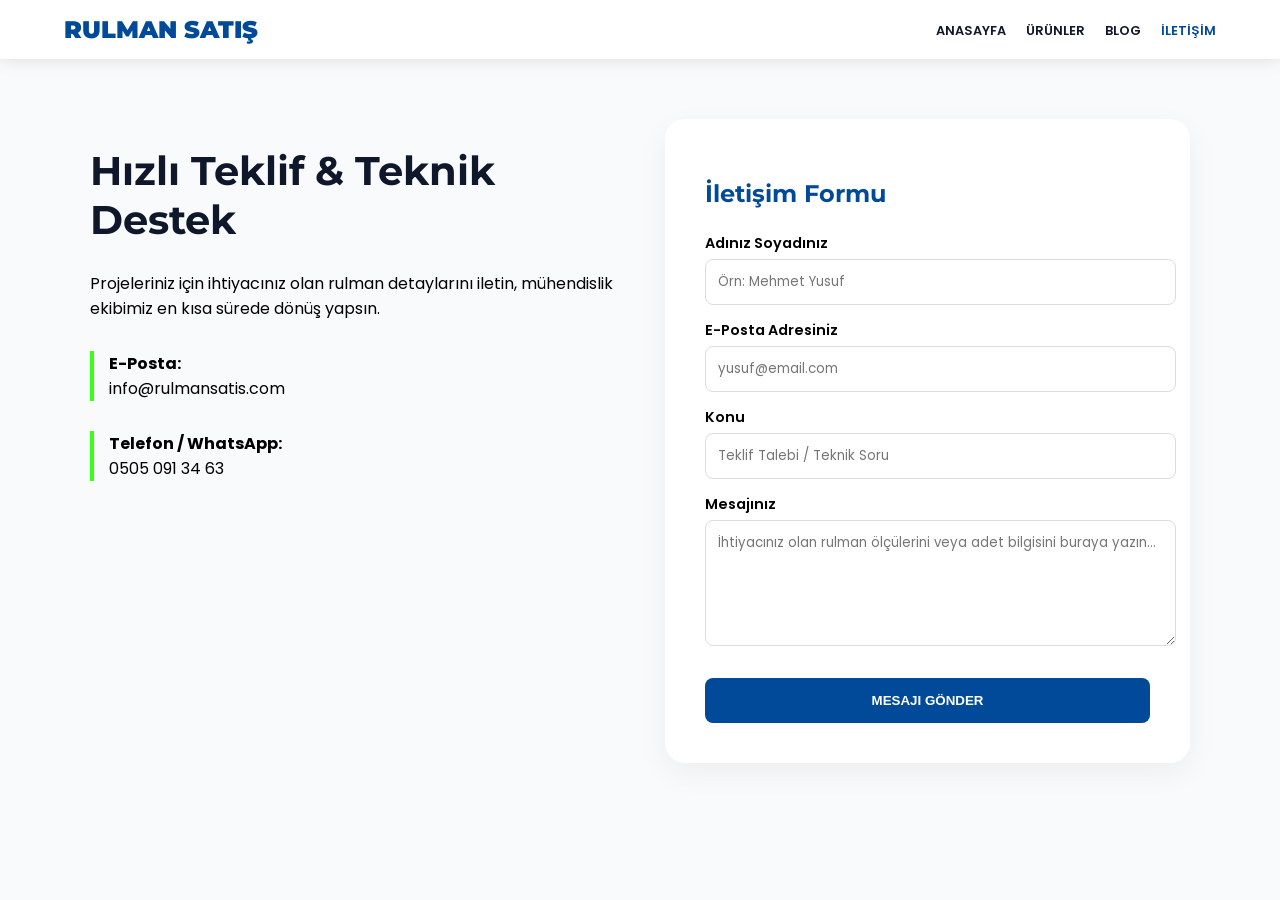
<file: tr/iletisim.html>
<!DOCTYPE html>
<html lang="tr">
<head>
    <meta charset="UTF-8">
    <meta name="viewport" content="width=device-width, initial-scale=1.0">
    <title>İletişim | Rulman Satış</title>
    <link href="https://fonts.googleapis.com/css2?family=Montserrat:wght@800;900&family=Poppins:wght@300;600&display=swap" rel="stylesheet">
    <style>
        :root { --blue: #004a99; --dark: #0f172a; --neon: #39FF14; }
        body { margin: 0; font-family: 'Poppins', sans-serif; background: #f8fafc; }
        
        /* NAVBAR */
        header { background: white; padding: 15px 5%; display: flex; justify-content: space-between; align-items: center; box-shadow: 0 2px 15px rgba(0,0,0,0.1); position: sticky; top: 0; z-index: 1000; }
        .logo { font-family: 'Montserrat'; font-weight: 900; font-size: 1.5rem; color: var(--blue); text-decoration: none; }
        .nav-menu { display: flex; list-style: none; gap: 20px; margin: 0; }
        .nav-menu a { text-decoration: none; color: var(--dark); font-weight: 600; font-size: 0.8rem; text-transform: uppercase; }

        .contact-container { max-width: 1100px; margin: 60px auto; padding: 0 5%; display: grid; grid-template-columns: 1fr 1fr; gap: 50px; }
        
        /* FORM STİLLERİ */
        .form-box { background: white; padding: 40px; border-radius: 20px; box-shadow: 0 10px 30px rgba(0,0,0,0.05); }
        .form-box h2 { font-family: 'Montserrat'; margin-bottom: 25px; color: var(--blue); }
        .form-group { margin-bottom: 15px; }
        .form-group label { display: block; margin-bottom: 5px; font-weight: 600; font-size: 0.9rem; }
        .form-group input, .form-group textarea { width: 100%; padding: 12px; border: 1px solid #ddd; border-radius: 8px; font-family: inherit; }
        
        .send-btn { width: 100%; background: var(--blue); color: white; border: none; padding: 15px; border-radius: 8px; font-weight: 700; cursor: pointer; transition: 0.3s; margin-top: 10px; }
        .send-btn:hover { background: var(--dark); transform: translateY(-2px); }

        .contact-info h1 { font-family: 'Montserrat'; font-size: 2.5rem; color: var(--dark); }
        .info-item { margin-top: 30px; padding-left: 15px; border-left: 4px solid var(--neon); }
        
        @media (max-width: 768px) { .contact-container { grid-template-columns: 1fr; } .nav-menu { display: none; } }
    </style>
</head>
<body>

    <header>
        <a href="../index.html" class="logo">RULMAN SATIŞ</a>
        <nav><ul class="nav-menu">
            <li><a href="../index.html">Anasayfa</a></li>
            <li><a href="urunler.html">Ürünler</a></li>
            <li><a href="blog.html">Blog</a></li>
            <li><a href="iletisim.html" style="color:var(--blue)">İletişim</a></li>
        </ul></nav>
    </header>

    <main class="contact-container">
        <div class="contact-info">
            <h1>Hızlı Teklif & Teknik Destek</h1>
            <p>Projeleriniz için ihtiyacınız olan rulman detaylarını iletin, mühendislik ekibimiz en kısa sürede dönüş yapsın.</p>
            
            <div class="info-item">
                <strong>E-Posta:</strong><br>info@rulmansatis.com
            </div>
            <div class="info-item">
                <strong>Telefon / WhatsApp:</strong><br>0505 091 34 63
            </div>
        </div>

        <div class="form-box">
            <h2>İletişim Formu</h2>
            <form action="https://formspree.io/f/info@rulmansatis.com" method="POST">
                <div class="form-group">
                    <label>Adınız Soyadınız</label>
                    <input type="text" name="name" required placeholder="Örn: Mehmet Yusuf">
                </div>
                <div class="form-group">
                    <label>E-Posta Adresiniz</label>
                    <input type="email" name="email" required placeholder="yusuf@email.com">
                </div>
                <div class="form-group">
                    <label>Konu</label>
                    <input type="text" name="subject" placeholder="Teklif Talebi / Teknik Soru">
                </div>
                <div class="form-group">
                    <label>Mesajınız</label>
                    <textarea name="message" rows="5" required placeholder="İhtiyacınız olan rulman ölçülerini veya adet bilgisini buraya yazın..."></textarea>
                </div>
                <button type="submit" class="send-btn">MESAJI GÖNDER</button>
            </form>
        </div>
    </main>

</body>
</html>
</file>
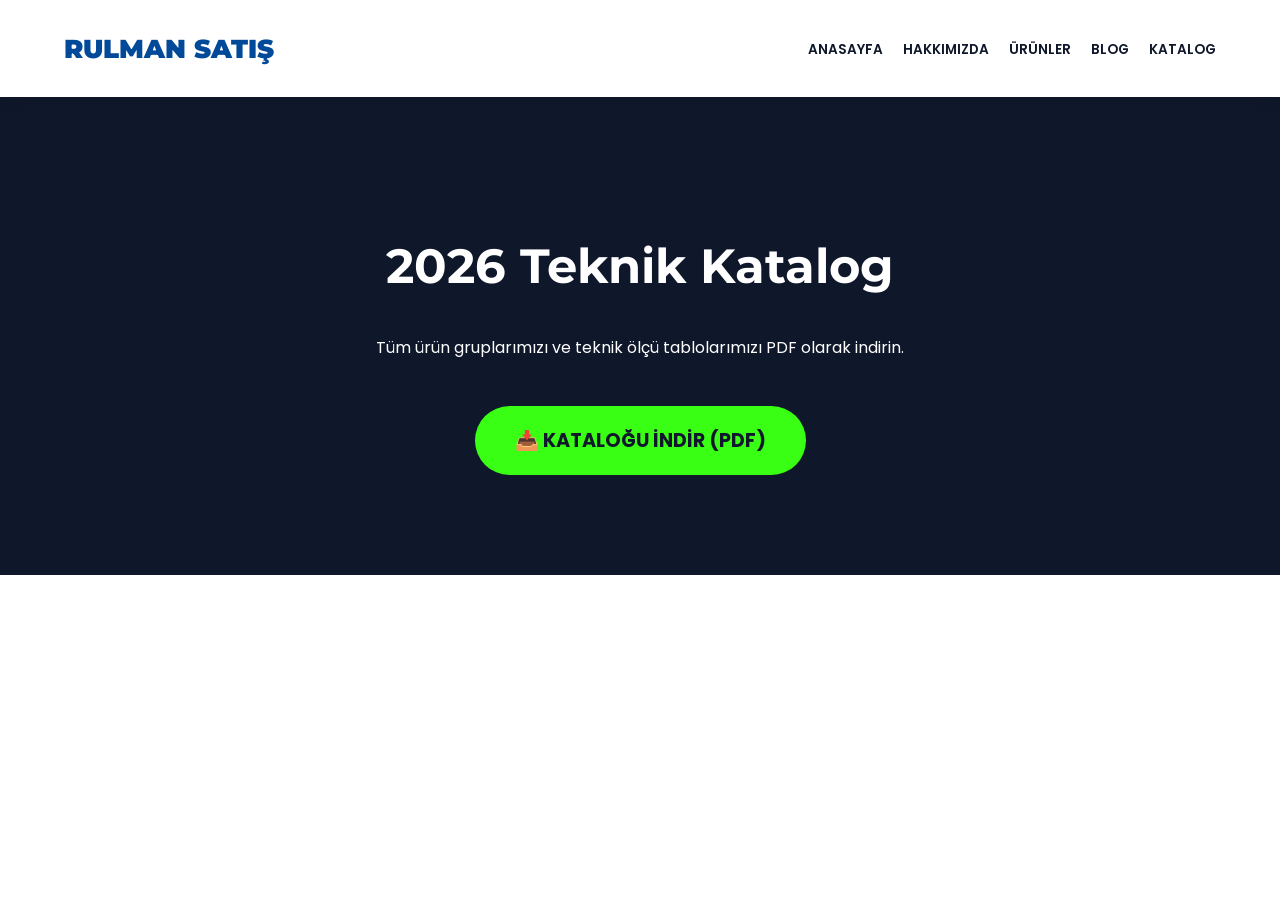
<file: tr/katalog.html>
<!DOCTYPE html>
<html lang="tr">
<head>
    <meta charset="UTF-8">
    <title>Katalog | Rulman Satış</title>
    <link href="https://fonts.googleapis.com/css2?family=Montserrat:wght@800&family=Poppins:wght@300;600&display=swap" rel="stylesheet">
    <style>
        :root { --blue: #004a99; --dark: #0f172a; --neon: #39FF14; }
        body { margin: 0; font-family: 'Poppins', sans-serif; text-align: center; }
        header { background: white; padding: 20px 5%; display: flex; justify-content: space-between; align-items: center; box-shadow: 0 2px 15px rgba(0,0,0,0.1); position: sticky; top: 0; }
        .logo { font-family: 'Montserrat'; font-weight: 900; font-size: 1.6rem; color: var(--blue); text-decoration: none; }
        .nav-menu { display: flex; list-style: none; gap: 20px; }
        .nav-menu a { text-decoration: none; color: var(--dark); font-weight: 600; text-transform: uppercase; font-size: 0.85rem; }
        .hero-catalog { padding: 100px 5%; background: var(--dark); color: white; }
        .download-btn { background: var(--neon); color: var(--dark); padding: 20px 40px; border-radius: 50px; text-decoration: none; font-weight: bold; font-size: 1.2rem; display: inline-block; margin-top: 30px; transition: 0.3s; }
        .download-btn:hover { transform: scale(1.05); box-shadow: 0 0 20px var(--neon); }
    </style>
</head>
<body>
    <header>
        <a href="../index.html" class="logo">RULMAN SATIŞ</a>
        <nav><ul class="nav-menu">
            <li><a href="../index.html">Anasayfa</a></li>
            <li><a href="hakkimizda.html">Hakkımızda</a></li>
            <li><a href="urunler.html">Ürünler</a></li>
            <li><a href="blog.html">Blog</a></li>
            <li><a href="katalog.html">Katalog</a></li>
        </ul></nav>
    </header>
    <section class="hero-catalog">
        <h1 style="font-family:'Montserrat'; font-size: 3rem;">2026 Teknik Katalog</h1>
        <p>Tüm ürün gruplarımızı ve teknik ölçü tablolarımızı PDF olarak indirin.</p>
        <a href="../katalog.pdf" class="download-btn" download>📥 KATALOĞU İNDİR (PDF)</a>
    </section>
</body>
</html>
</file>
